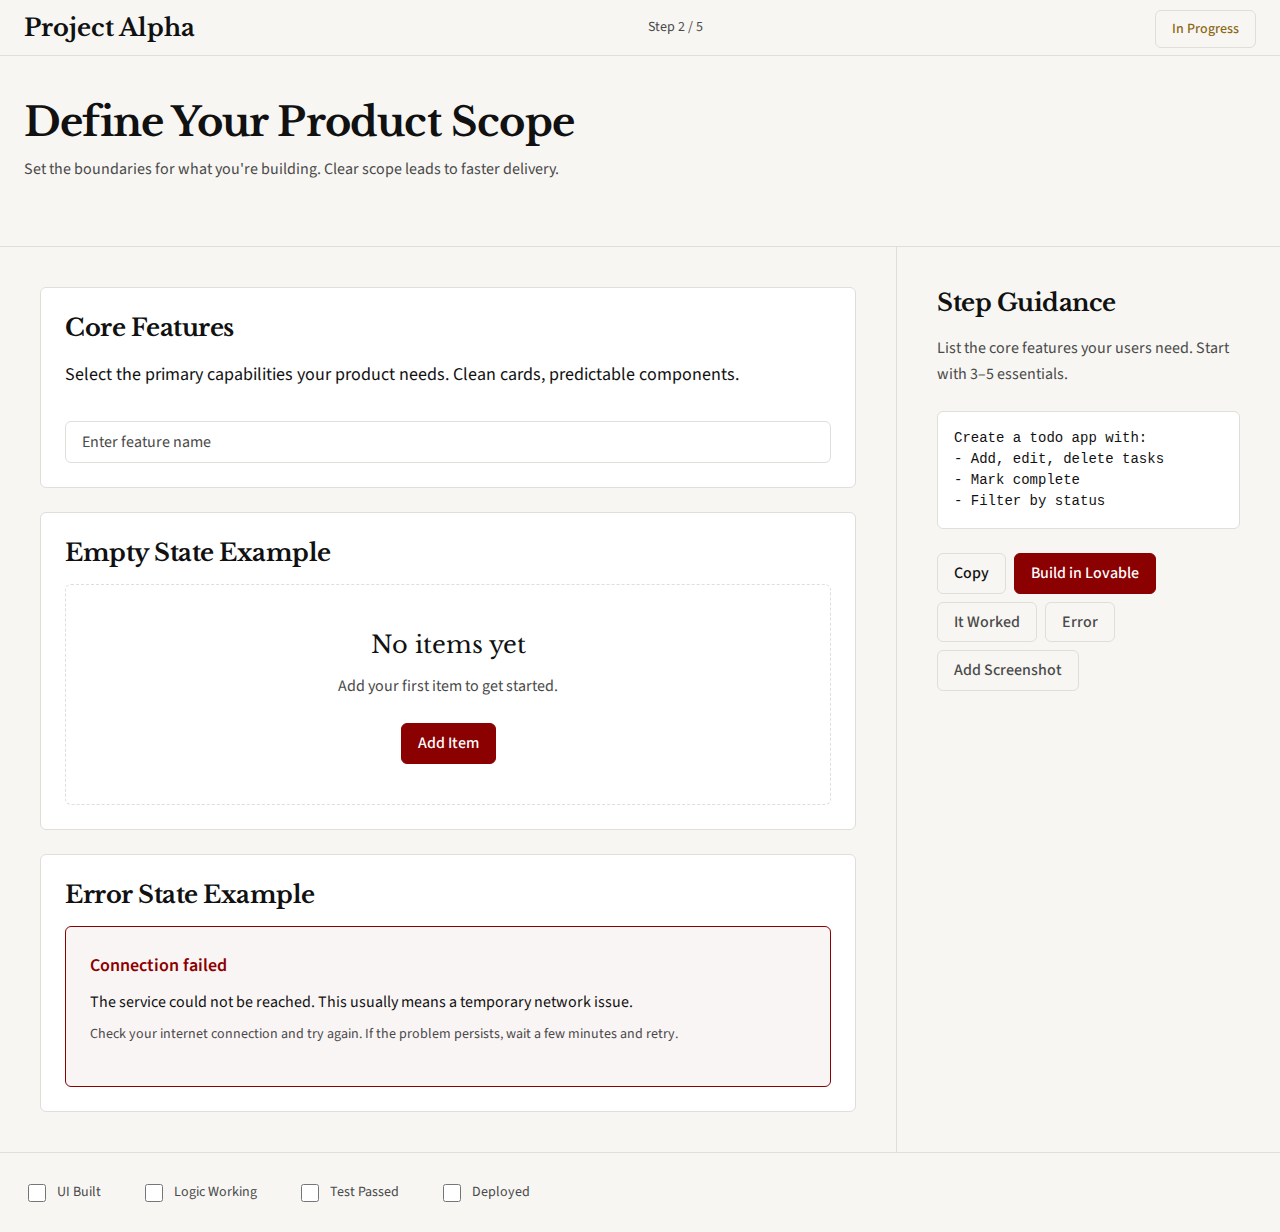
<file: index.html>
<!DOCTYPE html>
<html lang="en">
<head>
  <meta charset="UTF-8">
  <meta name="viewport" content="width=device-width, initial-scale=1.0">
  <title>KodNest Premium Build System — Design System Showcase</title>
  <link rel="stylesheet" href="kodnest.css">
</head>
<body>
  <div class="kn-app">
    <!-- Top Bar -->
    <header class="kn-topbar">
      <div class="kn-topbar__left">Project Alpha</div>
      <div class="kn-topbar__center">Step 2 / 5</div>
      <div class="kn-topbar__right">
        <span class="kn-status-badge kn-status-badge--in-progress">In Progress</span>
      </div>
    </header>

    <!-- Context Header -->
    <section class="kn-context-header">
      <h1>Define Your Product Scope</h1>
      <p class="kn-subtext">Set the boundaries for what you're building. Clear scope leads to faster delivery.</p>
    </section>

    <!-- Main: Workspace + Panel -->
    <main class="kn-main">
      <!-- Primary Workspace (70%) -->
      <div class="kn-workspace">
        <div class="kn-card">
          <h3>Core Features</h3>
          <p class="kn-body">Select the primary capabilities your product needs. Clean cards, predictable components.</p>
          <input type="text" class="kn-input kn-mt-sm" placeholder="Enter feature name">
        </div>
        <div class="kn-card">
          <h3>Empty State Example</h3>
          <div class="kn-empty">
            <p class="kn-empty__title">No items yet</p>
            <p class="kn-empty__message">Add your first item to get started.</p>
            <button class="kn-btn kn-btn--primary">Add Item</button>
          </div>
        </div>
        <div class="kn-card">
          <h3>Error State Example</h3>
          <div class="kn-error">
            <p class="kn-error__title">Connection failed</p>
            <p class="kn-error__message">The service could not be reached. This usually means a temporary network issue.</p>
            <p class="kn-error__fix">Check your internet connection and try again. If the problem persists, wait a few minutes and retry.</p>
          </div>
        </div>
      </div>

      <!-- Secondary Panel (30%) -->
      <aside class="kn-panel">
        <h3 class="kn-panel__title">Step Guidance</h3>
        <p class="kn-panel__description">List the core features your users need. Start with 3–5 essentials.</p>
        
        <div class="kn-prompt-box">
          <div class="kn-prompt-box__content">Create a todo app with:
- Add, edit, delete tasks
- Mark complete
- Filter by status</div>
        </div>
        
        <div class="kn-panel-actions">
          <button class="kn-btn kn-btn--secondary">Copy</button>
          <button class="kn-btn kn-btn--primary">Build in Lovable</button>
          <button class="kn-btn kn-btn--ghost">It Worked</button>
          <button class="kn-btn kn-btn--ghost">Error</button>
          <button class="kn-btn kn-btn--ghost">Add Screenshot</button>
        </div>
      </aside>
    </main>

    <!-- Proof Footer -->
    <footer class="kn-proof-footer">
      <label class="kn-proof-item">
        <input type="checkbox"> UI Built
      </label>
      <label class="kn-proof-item">
        <input type="checkbox"> Logic Working
      </label>
      <label class="kn-proof-item">
        <input type="checkbox"> Test Passed
      </label>
      <label class="kn-proof-item">
        <input type="checkbox"> Deployed
      </label>
    </footer>
  </div>
</body>
</html>
</file>
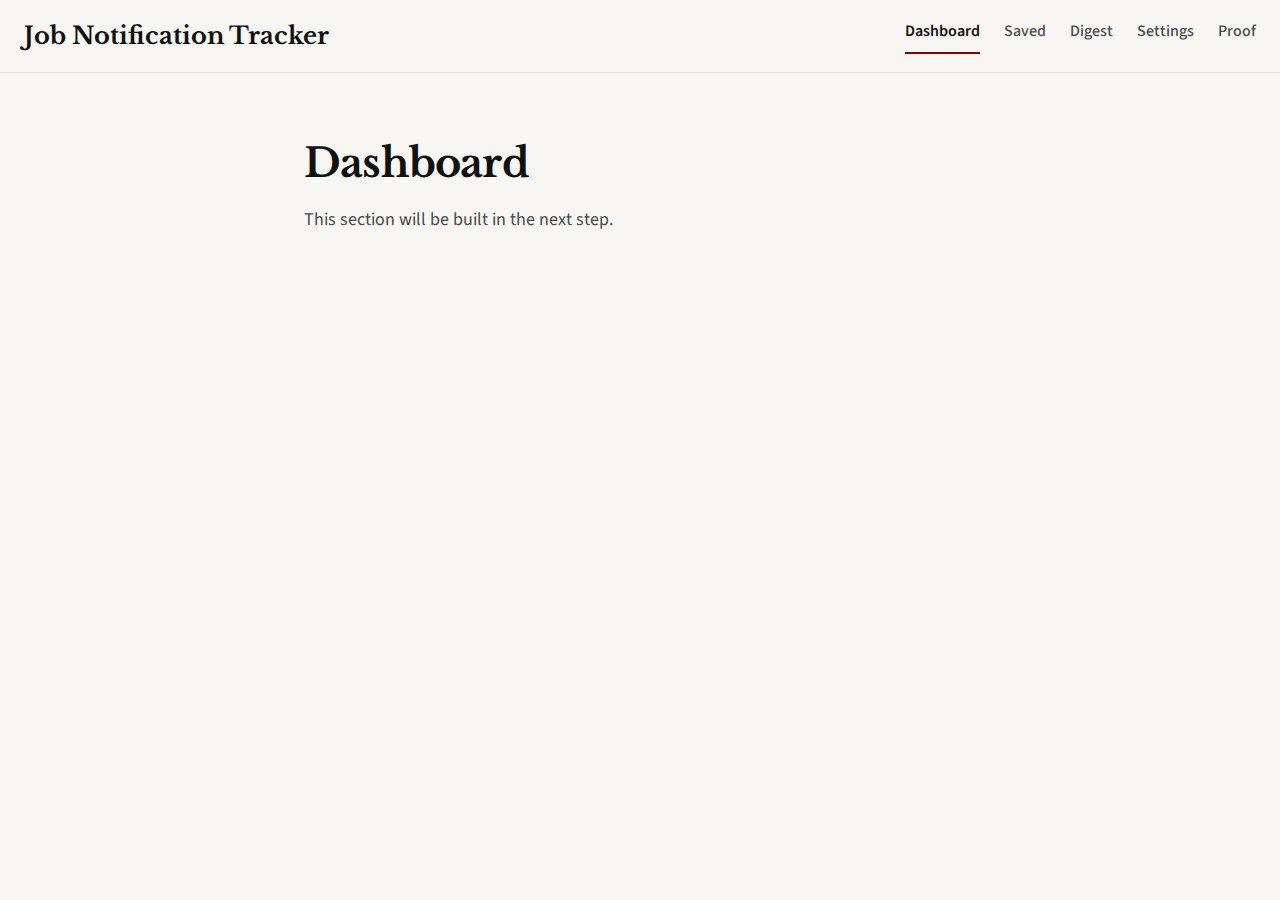
<file: dashboard/index.html>
<!DOCTYPE html>
<html lang="en">
<head>
  <meta charset="UTF-8">
  <meta name="viewport" content="width=device-width, initial-scale=1.0">
  <title>Dashboard — Job Notification Tracker</title>
  <link rel="stylesheet" href="../kodnest.css">
  <link rel="stylesheet" href="../job-tracker.css">
</head>
<body>
  <div class="jt-app">
    <nav class="jt-nav">
      <a href="/" class="jt-nav__brand">Job Notification Tracker</a>
      <button class="jt-nav__hamburger" type="button" aria-label="Toggle menu">
        <span></span>
        <span></span>
        <span></span>
      </button>
      <div class="jt-nav__links">
        <a href="/dashboard/" class="jt-nav__link" data-page="dashboard">Dashboard</a>
        <a href="/saved/" class="jt-nav__link" data-page="saved">Saved</a>
        <a href="/digest/" class="jt-nav__link" data-page="digest">Digest</a>
        <a href="/settings/" class="jt-nav__link" data-page="settings">Settings</a>
        <a href="/proof/" class="jt-nav__link" data-page="proof">Proof</a>
      </div>
    </nav>

    <main class="jt-app__main">
      <div class="jt-page">
        <h1 class="jt-page__heading">Dashboard</h1>
        <p class="jt-page__subtext">This section will be built in the next step.</p>
      </div>
    </main>
  </div>
  <script src="../job-tracker.js"></script>
</body>
</html>
</file>
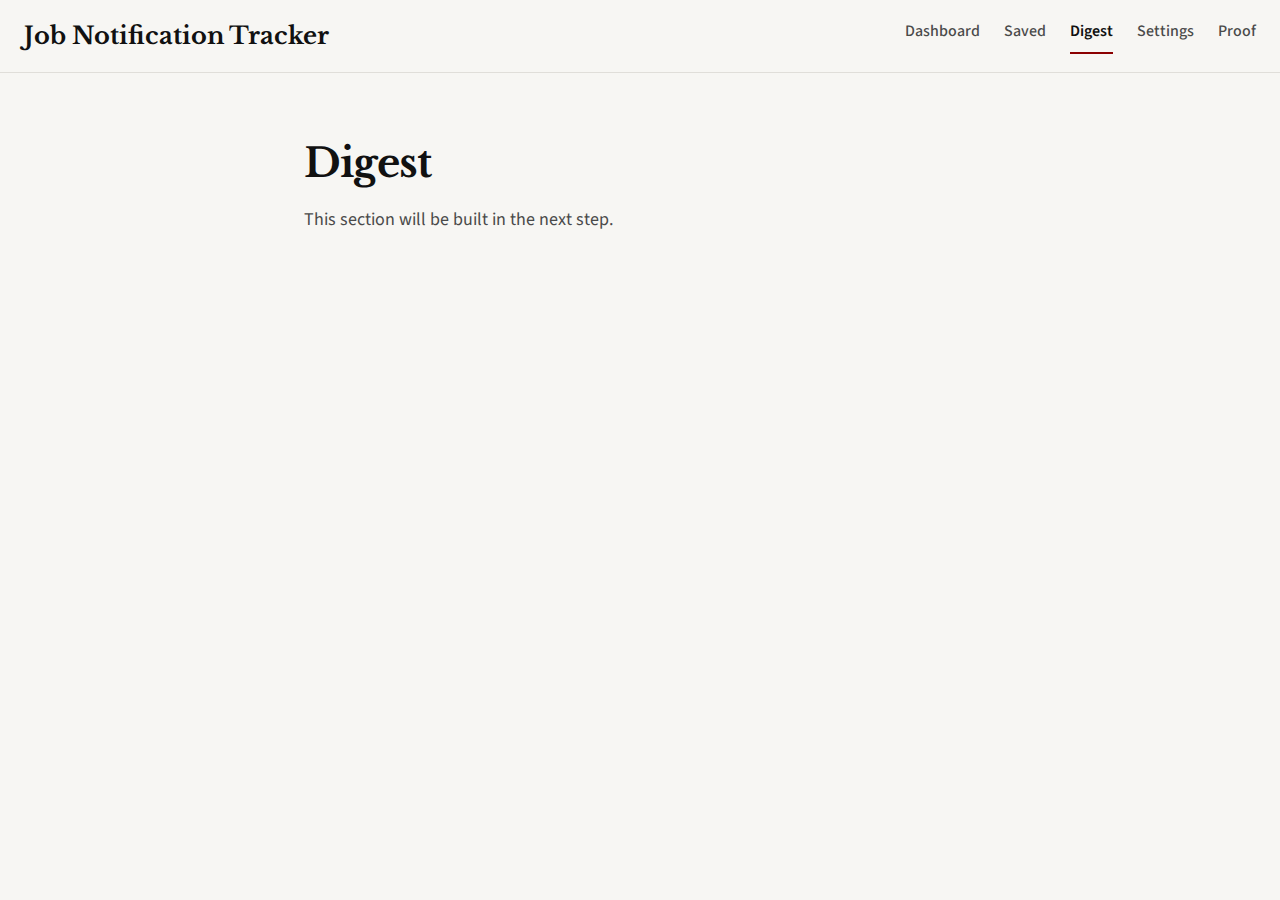
<file: digest/index.html>
<!DOCTYPE html>
<html lang="en">
<head>
  <meta charset="UTF-8">
  <meta name="viewport" content="width=device-width, initial-scale=1.0">
  <title>Digest — Job Notification Tracker</title>
  <link rel="stylesheet" href="../kodnest.css">
  <link rel="stylesheet" href="../job-tracker.css">
</head>
<body>
  <div class="jt-app">
    <nav class="jt-nav">
      <a href="/" class="jt-nav__brand">Job Notification Tracker</a>
      <button class="jt-nav__hamburger" type="button" aria-label="Toggle menu">
        <span></span>
        <span></span>
        <span></span>
      </button>
      <div class="jt-nav__links">
        <a href="/dashboard/" class="jt-nav__link" data-page="dashboard">Dashboard</a>
        <a href="/saved/" class="jt-nav__link" data-page="saved">Saved</a>
        <a href="/digest/" class="jt-nav__link" data-page="digest">Digest</a>
        <a href="/settings/" class="jt-nav__link" data-page="settings">Settings</a>
        <a href="/proof/" class="jt-nav__link" data-page="proof">Proof</a>
      </div>
    </nav>

    <main class="jt-app__main">
      <div class="jt-page">
        <h1 class="jt-page__heading">Digest</h1>
        <p class="jt-page__subtext">This section will be built in the next step.</p>
      </div>
    </main>
  </div>
  <script src="../job-tracker.js"></script>
</body>
</html>
</file>
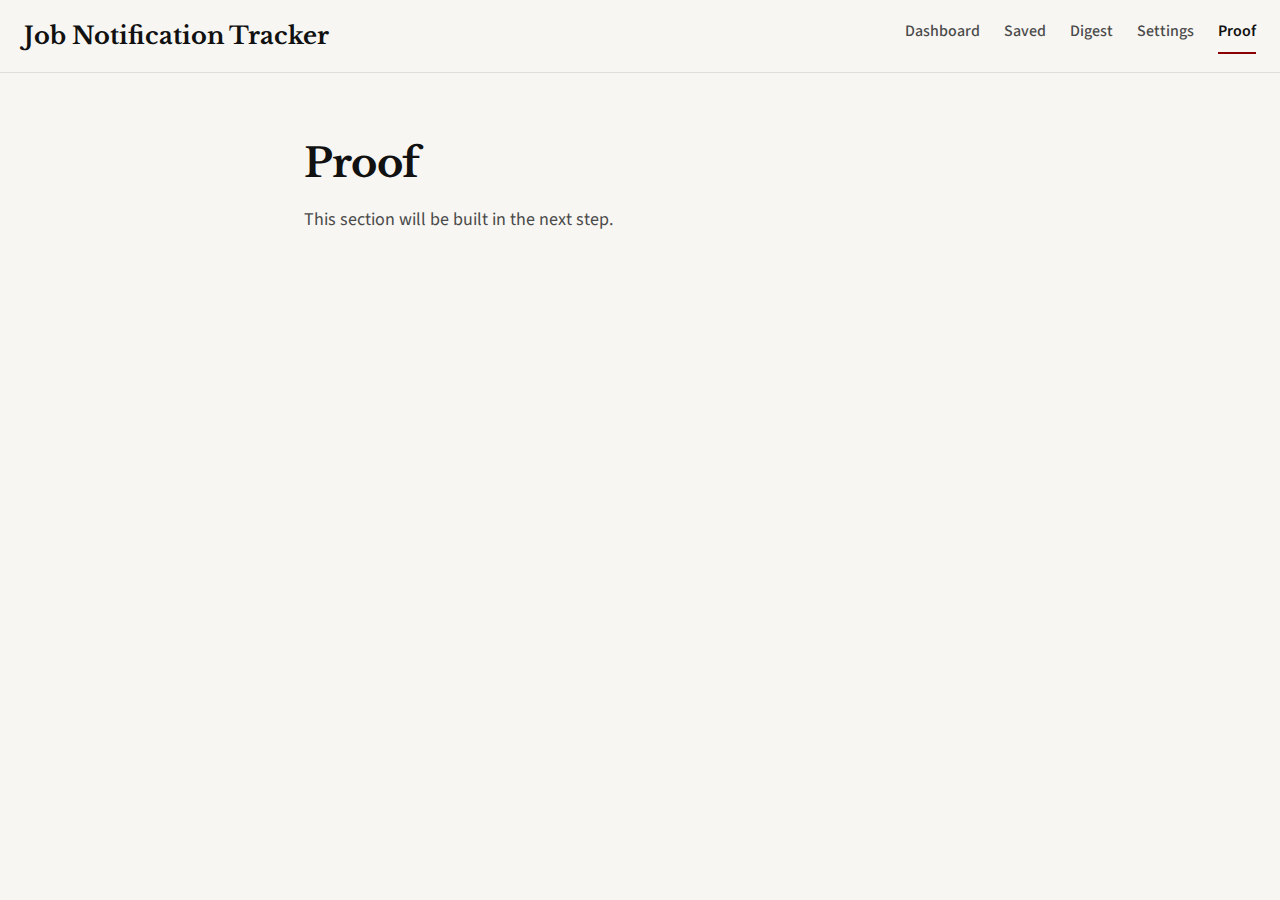
<file: proof/index.html>
<!DOCTYPE html>
<html lang="en">
<head>
  <meta charset="UTF-8">
  <meta name="viewport" content="width=device-width, initial-scale=1.0">
  <title>Proof — Job Notification Tracker</title>
  <link rel="stylesheet" href="../kodnest.css">
  <link rel="stylesheet" href="../job-tracker.css">
</head>
<body>
  <div class="jt-app">
    <nav class="jt-nav">
      <a href="/" class="jt-nav__brand">Job Notification Tracker</a>
      <button class="jt-nav__hamburger" type="button" aria-label="Toggle menu">
        <span></span>
        <span></span>
        <span></span>
      </button>
      <div class="jt-nav__links">
        <a href="/dashboard/" class="jt-nav__link" data-page="dashboard">Dashboard</a>
        <a href="/saved/" class="jt-nav__link" data-page="saved">Saved</a>
        <a href="/digest/" class="jt-nav__link" data-page="digest">Digest</a>
        <a href="/settings/" class="jt-nav__link" data-page="settings">Settings</a>
        <a href="/proof/" class="jt-nav__link" data-page="proof">Proof</a>
      </div>
    </nav>

    <main class="jt-app__main">
      <div class="jt-page">
        <h1 class="jt-page__heading">Proof</h1>
        <p class="jt-page__subtext">This section will be built in the next step.</p>
      </div>
    </main>
  </div>
  <script src="../job-tracker.js"></script>
</body>
</html>
</file>
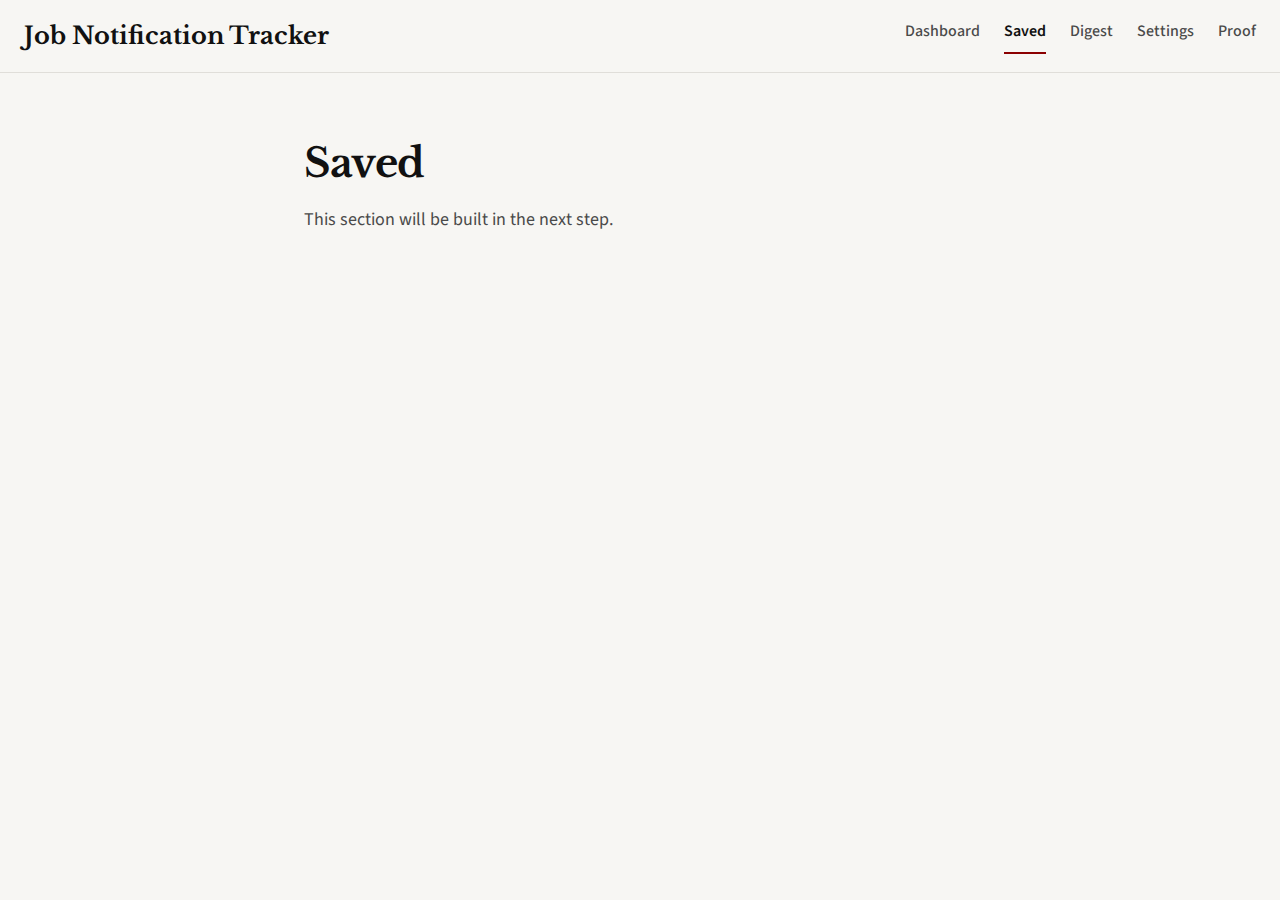
<file: saved/index.html>
<!DOCTYPE html>
<html lang="en">
<head>
  <meta charset="UTF-8">
  <meta name="viewport" content="width=device-width, initial-scale=1.0">
  <title>Saved — Job Notification Tracker</title>
  <link rel="stylesheet" href="../kodnest.css">
  <link rel="stylesheet" href="../job-tracker.css">
</head>
<body>
  <div class="jt-app">
    <nav class="jt-nav">
      <a href="/" class="jt-nav__brand">Job Notification Tracker</a>
      <button class="jt-nav__hamburger" type="button" aria-label="Toggle menu">
        <span></span>
        <span></span>
        <span></span>
      </button>
      <div class="jt-nav__links">
        <a href="/dashboard/" class="jt-nav__link" data-page="dashboard">Dashboard</a>
        <a href="/saved/" class="jt-nav__link" data-page="saved">Saved</a>
        <a href="/digest/" class="jt-nav__link" data-page="digest">Digest</a>
        <a href="/settings/" class="jt-nav__link" data-page="settings">Settings</a>
        <a href="/proof/" class="jt-nav__link" data-page="proof">Proof</a>
      </div>
    </nav>

    <main class="jt-app__main">
      <div class="jt-page">
        <h1 class="jt-page__heading">Saved</h1>
        <p class="jt-page__subtext">This section will be built in the next step.</p>
      </div>
    </main>
  </div>
  <script src="../job-tracker.js"></script>
</body>
</html>
</file>
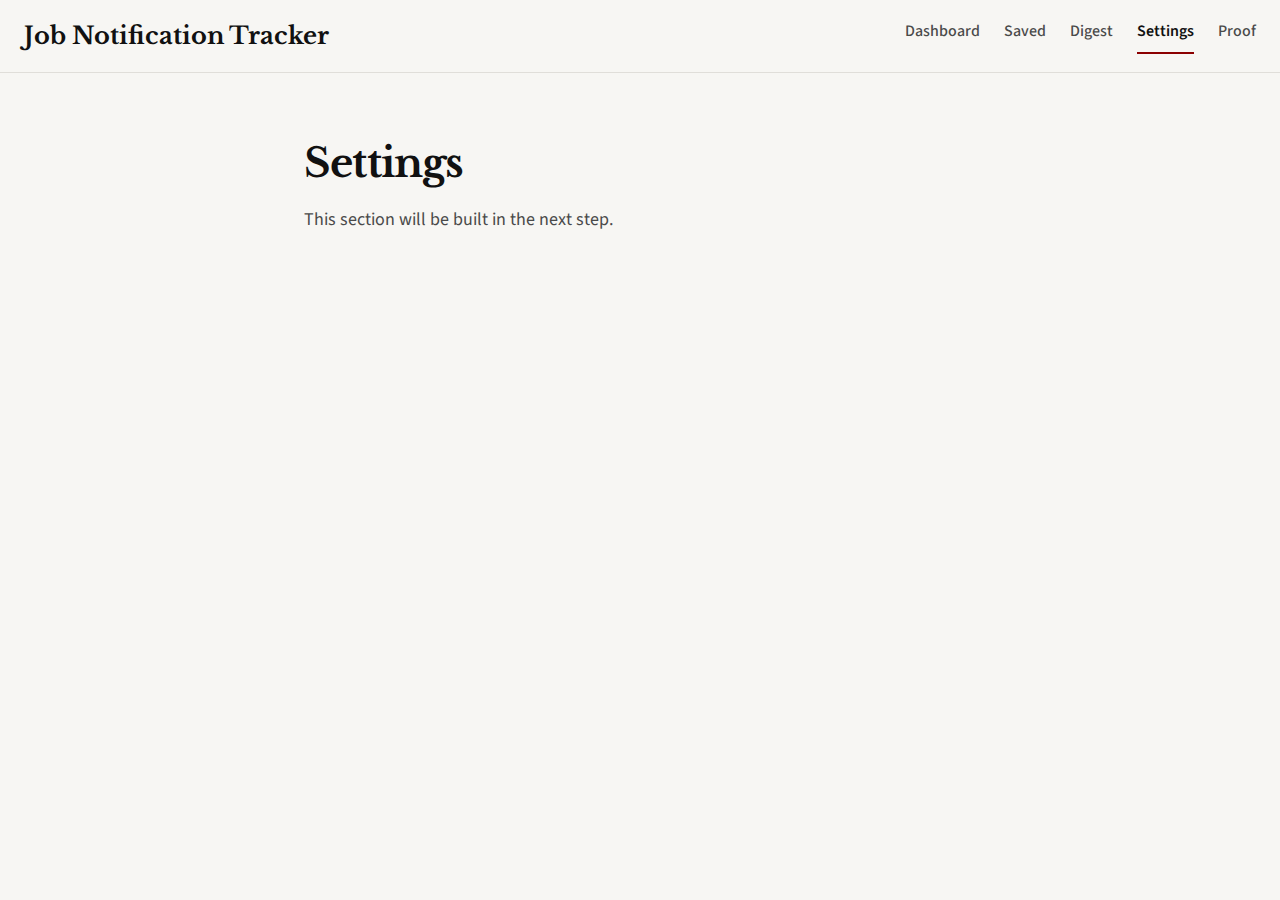
<file: settings/index.html>
<!DOCTYPE html>
<html lang="en">
<head>
  <meta charset="UTF-8">
  <meta name="viewport" content="width=device-width, initial-scale=1.0">
  <title>Settings — Job Notification Tracker</title>
  <link rel="stylesheet" href="../kodnest.css">
  <link rel="stylesheet" href="../job-tracker.css">
</head>
<body>
  <div class="jt-app">
    <nav class="jt-nav">
      <a href="/" class="jt-nav__brand">Job Notification Tracker</a>
      <button class="jt-nav__hamburger" type="button" aria-label="Toggle menu">
        <span></span>
        <span></span>
        <span></span>
      </button>
      <div class="jt-nav__links">
        <a href="/dashboard/" class="jt-nav__link" data-page="dashboard">Dashboard</a>
        <a href="/saved/" class="jt-nav__link" data-page="saved">Saved</a>
        <a href="/digest/" class="jt-nav__link" data-page="digest">Digest</a>
        <a href="/settings/" class="jt-nav__link" data-page="settings">Settings</a>
        <a href="/proof/" class="jt-nav__link" data-page="proof">Proof</a>
      </div>
    </nav>

    <main class="jt-app__main">
      <div class="jt-page">
        <h1 class="jt-page__heading">Settings</h1>
        <p class="jt-page__subtext">This section will be built in the next step.</p>
      </div>
    </main>
  </div>
  <script src="../job-tracker.js"></script>
</body>
</html>
</file>
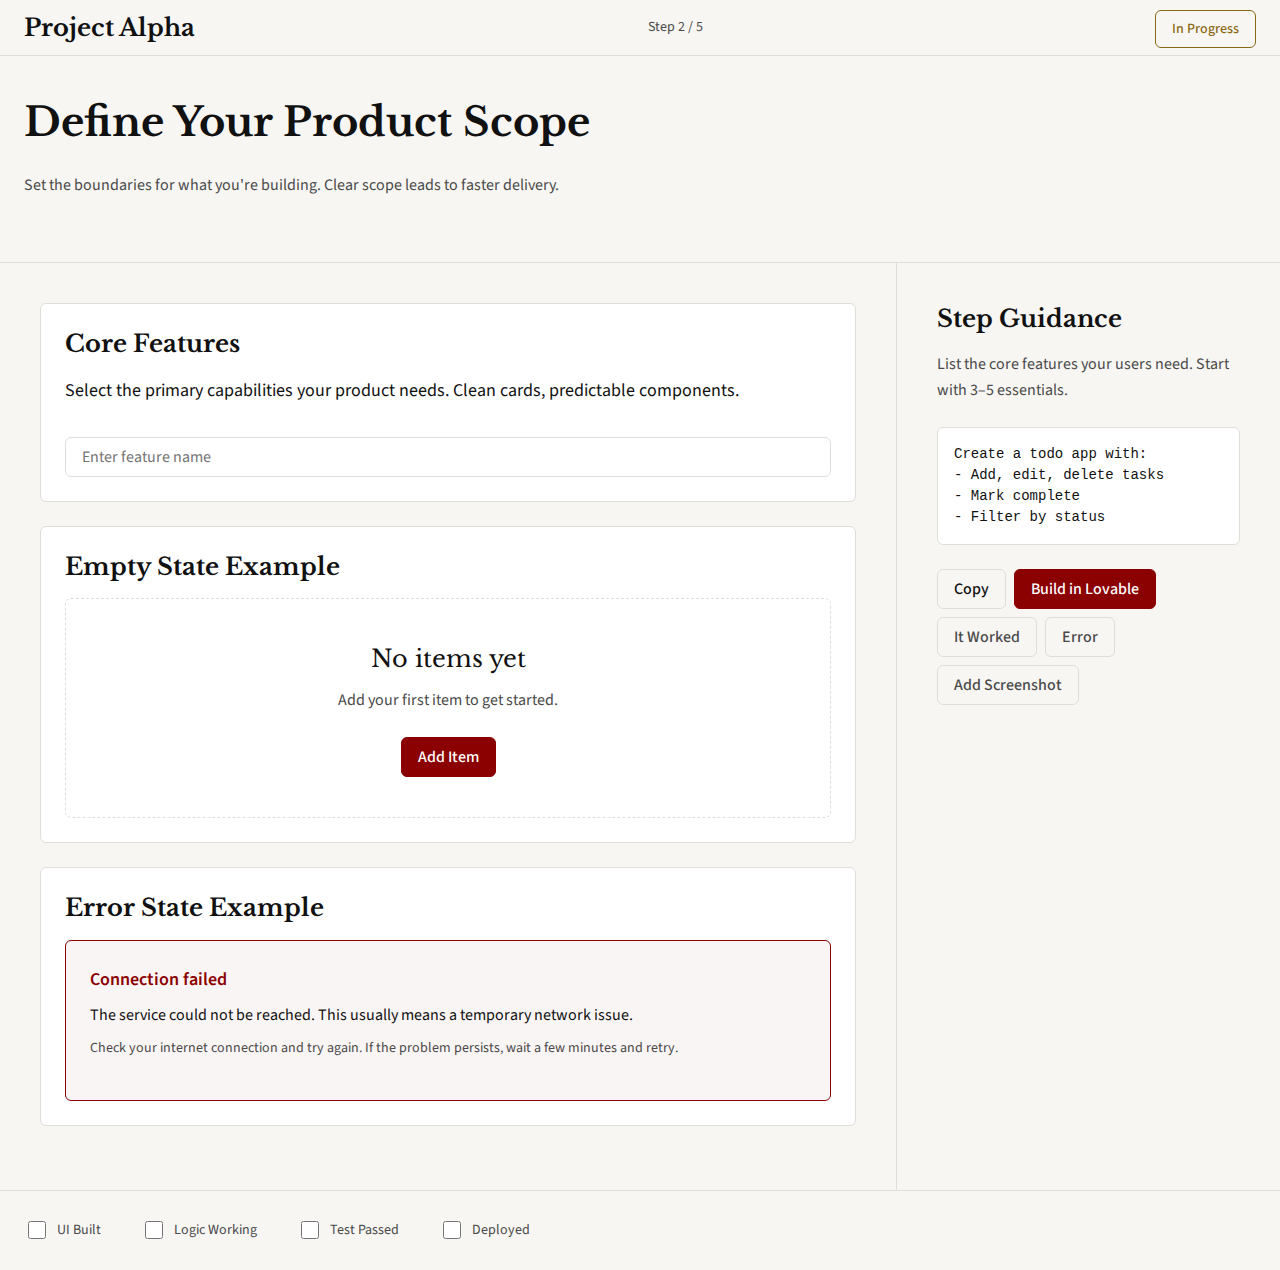
<file: standalone.html>
<!DOCTYPE html>
<html lang="en">
<head>
  <meta charset="UTF-8">
  <meta name="viewport" content="width=device-width, initial-scale=1.0">
  <title>KodNest Premium Build System</title>
  <link rel="stylesheet" href="https://fonts.googleapis.com/css2?family=Libre+Baskerville:ital,wght@0,400;0,700;1,400&family=Source+Sans+3:ital,wght@0,400;0,500;0,600;0,700;1,400&display=swap">
  <style>
    :root{--kn-color-bg:#F7F6F3;--kn-color-text:#111111;--kn-color-text-muted:#4A4A4A;--kn-color-accent:#8B0000;--kn-color-success:#4A6B4A;--kn-color-warning:#8B6914;--kn-color-border:#E0DED9;--kn-color-border-focus:#8B0000;--kn-font-serif:"Libre Baskerville",Georgia,serif;--kn-font-sans:"Source Sans 3",Helvetica,Arial,sans-serif;--kn-size-h1:2.5rem;--kn-size-h2:2rem;--kn-size-h3:1.5rem;--kn-size-body:1rem;--kn-size-body-lg:1.125rem;--kn-size-caption:.875rem;--kn-line-height-tight:1.3;--kn-line-height-body:1.65;--kn-space-xs:8px;--kn-space-sm:16px;--kn-space-md:24px;--kn-space-lg:40px;--kn-space-xl:64px;--kn-workspace-ratio:70%;--kn-panel-ratio:30%;--kn-topbar-height:56px;--kn-footer-height:80px;--kn-radius:6px;--kn-transition:175ms ease-in-out;--kn-border-width:1px;--kn-text-max-width:720px}
    *,*::before,*::after{box-sizing:border-box}
    html{font-size:16px;-webkit-font-smoothing:antialiased}
    body{font-family:var(--kn-font-sans);font-size:var(--kn-size-body-lg);line-height:var(--kn-line-height-body);color:var(--kn-color-text);background:var(--kn-color-bg);margin:0;padding:0;min-height:100vh}
    h1,h2,h3{font-family:var(--kn-font-serif);font-weight:700;margin-top:0;margin-bottom:var(--kn-space-sm);line-height:var(--kn-line-height-tight)}
    h1{font-size:var(--kn-size-h1);margin-bottom:var(--kn-space-md)}
    h2{font-size:var(--kn-size-h2)}
    h3{font-size:var(--kn-size-h3)}
    p{max-width:var(--kn-text-max-width);margin:0 0 var(--kn-space-sm)}
    .kn-subtext{font-size:var(--kn-size-body);color:var(--kn-color-text-muted);max-width:var(--kn-text-max-width);margin-bottom:var(--kn-space-md)}
    .kn-app{display:flex;flex-direction:column;min-height:100vh}
    .kn-topbar{display:flex;align-items:center;justify-content:space-between;height:var(--kn-topbar-height);padding:0 var(--kn-space-md);background:var(--kn-color-bg);border-bottom:var(--kn-border-width) solid var(--kn-color-border);flex-shrink:0}
    .kn-topbar__left{font-family:var(--kn-font-serif);font-weight:700;font-size:var(--kn-size-h3)}
    .kn-topbar__center{font-size:var(--kn-size-caption);color:var(--kn-color-text-muted)}
    .kn-status-badge{font-size:var(--kn-size-caption);padding:var(--kn-space-xs) var(--kn-space-sm);border-radius:var(--kn-radius);font-weight:500;border:var(--kn-border-width) solid var(--kn-color-border);background:var(--kn-color-bg)}
    .kn-status-badge--in-progress{border-color:var(--kn-color-warning);color:var(--kn-color-warning)}
    .kn-context-header{padding:var(--kn-space-lg) var(--kn-space-md);background:var(--kn-color-bg);border-bottom:var(--kn-border-width) solid var(--kn-color-border)}
    .kn-main{display:flex;flex:1;min-height:0}
    .kn-workspace{flex:0 0 var(--kn-workspace-ratio);padding:var(--kn-space-lg);overflow-y:auto}
    .kn-panel{flex:0 0 var(--kn-panel-ratio);padding:var(--kn-space-lg);border-left:var(--kn-border-width) solid var(--kn-color-border);background:var(--kn-color-bg);overflow-y:auto}
    .kn-panel__title{font-family:var(--kn-font-serif);font-size:var(--kn-size-h3);margin-bottom:var(--kn-space-sm)}
    .kn-panel__description{font-size:var(--kn-size-body);color:var(--kn-color-text-muted);margin-bottom:var(--kn-space-md)}
    .kn-proof-footer{display:flex;align-items:center;gap:var(--kn-space-lg);padding:0 var(--kn-space-md);height:var(--kn-footer-height);background:var(--kn-color-bg);border-top:var(--kn-border-width) solid var(--kn-color-border);flex-shrink:0}
    .kn-proof-item{display:flex;align-items:center;gap:var(--kn-space-xs);font-size:var(--kn-size-caption);color:var(--kn-color-text-muted)}
    .kn-proof-item input{width:18px;height:18px;accent-color:var(--kn-color-accent)}
    .kn-btn{display:inline-flex;align-items:center;justify-content:center;gap:var(--kn-space-xs);padding:var(--kn-space-xs) var(--kn-space-sm);font-family:var(--kn-font-sans);font-size:var(--kn-size-body);font-weight:500;border-radius:var(--kn-radius);border:var(--kn-border-width) solid transparent;cursor:pointer;transition:all var(--kn-transition);text-decoration:none}
    .kn-btn--primary{background:var(--kn-color-accent);color:#fff;border-color:var(--kn-color-accent)}
    .kn-btn--primary:hover{background:#6E0000;border-color:#6E0000}
    .kn-btn--secondary{background:transparent;color:var(--kn-color-text);border-color:var(--kn-color-border)}
    .kn-btn--secondary:hover{border-color:var(--kn-color-text-muted);background:rgba(17,17,17,.04)}
    .kn-btn--ghost{background:transparent;color:var(--kn-color-text-muted);border-color:var(--kn-color-border)}
    .kn-btn--ghost:hover{color:var(--kn-color-text);border-color:var(--kn-color-text-muted)}
    .kn-input{width:100%;padding:var(--kn-space-xs) var(--kn-space-sm);font-family:var(--kn-font-sans);font-size:var(--kn-size-body);border:var(--kn-border-width) solid var(--kn-color-border);border-radius:var(--kn-radius);transition:border-color var(--kn-transition)}
    .kn-input:focus{outline:none;border-color:var(--kn-color-border-focus);box-shadow:0 0 0 1px var(--kn-color-border-focus)}
    .kn-card{background:#fff;border:var(--kn-border-width) solid var(--kn-color-border);border-radius:var(--kn-radius);padding:var(--kn-space-md);margin-bottom:var(--kn-space-md)}
    .kn-prompt-box{background:#fff;border:var(--kn-border-width) solid var(--kn-color-border);border-radius:var(--kn-radius);padding:var(--kn-space-sm);font-family:Consolas,Monaco,monospace;font-size:var(--kn-size-caption);line-height:1.5;margin-bottom:var(--kn-space-sm)}
    .kn-panel-actions{display:flex;flex-wrap:wrap;gap:var(--kn-space-xs);margin-top:var(--kn-space-md)}
    .kn-error{padding:var(--kn-space-md);border:var(--kn-border-width) solid var(--kn-color-accent);border-radius:var(--kn-radius);background:rgba(139,0,0,.04)}
    .kn-error__title{font-weight:600;color:var(--kn-color-accent);margin-bottom:var(--kn-space-xs)}
    .kn-error__message{font-size:var(--kn-size-body);margin-bottom:var(--kn-space-xs)}
    .kn-error__fix{font-size:var(--kn-size-caption);color:var(--kn-color-text-muted)}
    .kn-empty{padding:var(--kn-space-lg);text-align:center;border:var(--kn-border-width) dashed var(--kn-color-border);border-radius:var(--kn-radius);background:rgba(255,255,255,.5)}
    .kn-empty__title{font-family:var(--kn-font-serif);font-size:var(--kn-size-h3);margin-bottom:var(--kn-space-xs)}
    .kn-empty__message{font-size:var(--kn-size-body);color:var(--kn-color-text-muted);margin-bottom:var(--kn-space-md)}
    .kn-mt-sm{margin-top:var(--kn-space-sm)}
  </style>
</head>
<body>
  <div class="kn-app">
    <header class="kn-topbar">
      <div class="kn-topbar__left">Project Alpha</div>
      <div class="kn-topbar__center">Step 2 / 5</div>
      <div class="kn-topbar__right"><span class="kn-status-badge kn-status-badge--in-progress">In Progress</span></div>
    </header>
    <section class="kn-context-header">
      <h1>Define Your Product Scope</h1>
      <p class="kn-subtext">Set the boundaries for what you're building. Clear scope leads to faster delivery.</p>
    </section>
    <main class="kn-main">
      <div class="kn-workspace">
        <div class="kn-card">
          <h3>Core Features</h3>
          <p>Select the primary capabilities your product needs. Clean cards, predictable components.</p>
          <input type="text" class="kn-input kn-mt-sm" placeholder="Enter feature name">
        </div>
        <div class="kn-card">
          <h3>Empty State Example</h3>
          <div class="kn-empty">
            <p class="kn-empty__title">No items yet</p>
            <p class="kn-empty__message">Add your first item to get started.</p>
            <button class="kn-btn kn-btn--primary">Add Item</button>
          </div>
        </div>
        <div class="kn-card">
          <h3>Error State Example</h3>
          <div class="kn-error">
            <p class="kn-error__title">Connection failed</p>
            <p class="kn-error__message">The service could not be reached. This usually means a temporary network issue.</p>
            <p class="kn-error__fix">Check your internet connection and try again. If the problem persists, wait a few minutes and retry.</p>
          </div>
        </div>
      </div>
      <aside class="kn-panel">
        <h3 class="kn-panel__title">Step Guidance</h3>
        <p class="kn-panel__description">List the core features your users need. Start with 3–5 essentials.</p>
        <div class="kn-prompt-box">Create a todo app with:<br>- Add, edit, delete tasks<br>- Mark complete<br>- Filter by status</div>
        <div class="kn-panel-actions">
          <button class="kn-btn kn-btn--secondary">Copy</button>
          <button class="kn-btn kn-btn--primary">Build in Lovable</button>
          <button class="kn-btn kn-btn--ghost">It Worked</button>
          <button class="kn-btn kn-btn--ghost">Error</button>
          <button class="kn-btn kn-btn--ghost">Add Screenshot</button>
        </div>
      </aside>
    </main>
    <footer class="kn-proof-footer">
      <label class="kn-proof-item"><input type="checkbox"> UI Built</label>
      <label class="kn-proof-item"><input type="checkbox"> Logic Working</label>
      <label class="kn-proof-item"><input type="checkbox"> Test Passed</label>
      <label class="kn-proof-item"><input type="checkbox"> Deployed</label>
    </footer>
  </div>
</body>
</html>
</file>
<file: kodnest.css>
/**
 * KodNest Premium Build System
 * — Single entry point —
 * 
 * Calm, Intentional, Coherent, Confident
 * Not flashy. Not loud. Not playful. Not hackathon-style.
 * Everything feels like one mind designed it. No visual drift.
 */

@import "design-tokens.css";
@import "base.css";
@import "layout.css";
@import "components.css";
@import "utilities.css";
</file>
<file: job-tracker.css>
/**
 * Job Notification Tracker — Route Skeleton
 * KodNest Premium Design System
 */

/* ─── Top Navigation ─── */
.jt-nav {
  display: flex;
  align-items: center;
  justify-content: space-between;
  padding: var(--kn-space-sm) var(--kn-space-md);
  background-color: var(--kn-color-bg);
  border-bottom: var(--kn-border-width) solid var(--kn-color-border);
}

.jt-nav__brand {
  font-family: var(--kn-font-serif);
  font-weight: 700;
  font-size: var(--kn-size-h3);
  color: var(--kn-color-text);
  text-decoration: none;
}

.jt-nav__links {
  display: flex;
  align-items: center;
  gap: var(--kn-space-md);
}

.jt-nav__link {
  font-family: var(--kn-font-sans);
  font-size: var(--kn-size-body);
  font-weight: 500;
  color: var(--kn-color-text-muted);
  text-decoration: none;
  padding-bottom: var(--kn-space-xs);
  border-bottom: 2px solid transparent;
  transition: all var(--kn-transition);
}

.jt-nav__link:hover {
  color: var(--kn-color-text);
}

.jt-nav__link--active {
  color: var(--kn-color-text);
  font-weight: 600;
  border-bottom-color: var(--kn-color-accent);
}

/* ─── Hamburger (mobile) ─── */
.jt-nav__hamburger {
  display: none;
  flex-direction: column;
  justify-content: center;
  gap: 6px;
  width: 40px;
  height: 40px;
  padding: var(--kn-space-xs);
  background: none;
  border: none;
  cursor: pointer;
  transition: all var(--kn-transition);
}

.jt-nav__hamburger span {
  display: block;
  width: 24px;
  height: 2px;
  background-color: var(--kn-color-text);
  transition: all var(--kn-transition);
}

.jt-nav__hamburger.is-open span:nth-child(1) {
  transform: rotate(45deg) translate(5px, 5px);
}

.jt-nav__hamburger.is-open span:nth-child(2) {
  opacity: 0;
}

.jt-nav__hamburger.is-open span:nth-child(3) {
  transform: rotate(-45deg) translate(5px, -5px);
}

/* ─── Responsive: collapse to hamburger ─── */
@media (max-width: 768px) {
  .jt-nav__hamburger {
    display: flex;
  }

  .jt-nav__links {
    position: absolute;
    top: 100%;
    left: 0;
    right: 0;
    flex-direction: column;
    gap: 0;
    padding: var(--kn-space-sm);
    background-color: var(--kn-color-bg);
    border-bottom: var(--kn-border-width) solid var(--kn-color-border);
    box-shadow: 0 4px 0 rgba(0, 0, 0, 0.04);
    display: none;
  }

  .jt-nav__links.is-open {
    display: flex;
  }

  .jt-nav__link {
    padding: var(--kn-space-sm);
    width: 100%;
    border-bottom: none;
    border-left: 3px solid transparent;
  }

  .jt-nav__link--active {
    border-left-color: var(--kn-color-accent);
    border-bottom-color: transparent;
  }

  .jt-nav {
    position: relative;
  }
}

/* ─── Page Placeholder ─── */
.jt-page {
  flex: 1;
  display: flex;
  flex-direction: column;
  align-items: flex-start;
  padding: var(--kn-space-xl) var(--kn-space-md);
  max-width: var(--kn-text-max-width);
  margin: 0 auto;
  width: 100%;
}

.jt-page__heading {
  font-family: var(--kn-font-serif);
  font-size: var(--kn-size-h1);
  font-weight: 700;
  color: var(--kn-color-text);
  margin: 0 0 var(--kn-space-sm);
  line-height: var(--kn-line-height-tight);
}

.jt-page__subtext {
  font-size: var(--kn-size-body-lg);
  color: var(--kn-color-text-muted);
  line-height: var(--kn-line-height-body);
  margin: 0;
}

/* ─── App shell ─── */
.jt-app {
  display: flex;
  flex-direction: column;
  min-height: 100vh;
  background-color: var(--kn-color-bg);
}

.jt-app__main {
  flex: 1;
}
</file>
